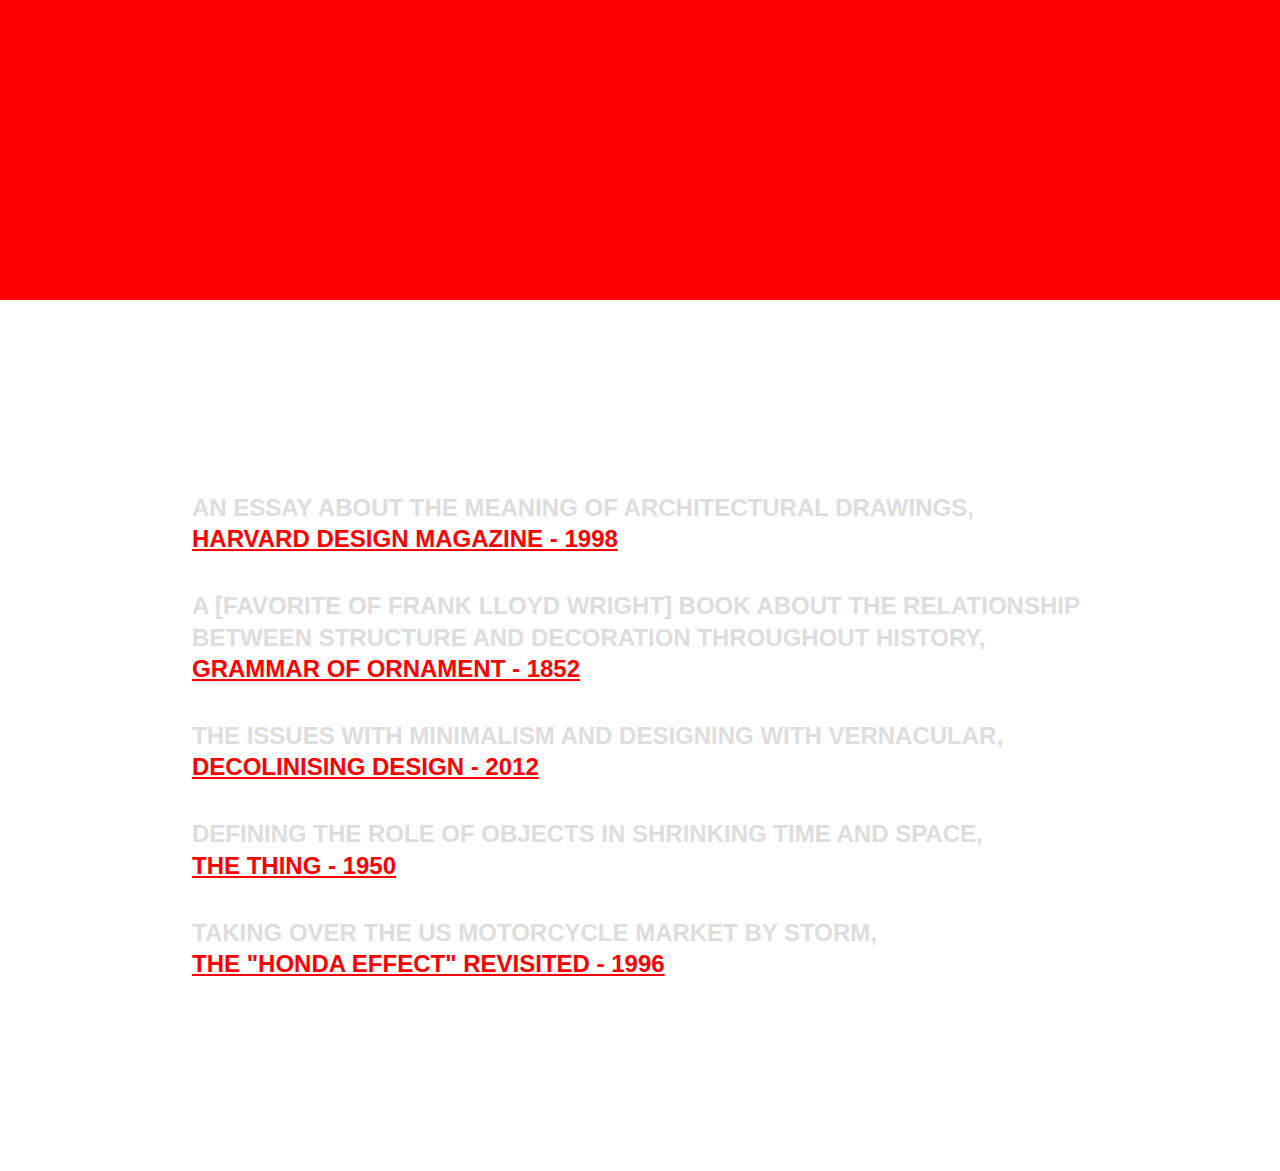
<file: index.html>
<!DOCTYPE html>
<html>
<title>NOT FOR DISTRIBUTION</title>
	<link rel="stylesheet" href="nfdStyles.css">
	<meta name="viewport" content="width=device-width, initial-scale=1">
</head>
<body>
	<div class="frontPageList">
		<!-- LIST ITEM --><!-- LIST ITEM --><!-- LIST ITEM --><!-- LIST ITEM --><!-- LIST ITEM -->
		<p>
			An essay about the meaning of architectural drawings,<br> <a href="https://drive.google.com/file/d/1-0JfBLt1G2AZdByV_6bP63w14RZI0qLG/view?usp=sharing">Harvard Design Magazine - 1998</a> </p>
		<!-- LIST ITEM --><!-- LIST ITEM --><!-- LIST ITEM --><!-- LIST ITEM --><!-- LIST ITEM -->
		 <p> A [favorite of Frank Lloyd Wright] book about the relationship between structure and decoration throughout history,
			<br><a href="https://drive.google.com/file/d/1FI1qX553uqdmOfhMxUYADhUQ0CAqmN_c/view?usp=sharing">Grammar of Ornament - 1852</a>
		</p>
		<!-- LIST ITEM --><!-- LIST ITEM --><!-- LIST ITEM --><!-- LIST ITEM --><!-- LIST ITEM -->
		<p> The issues with minimalism and designing with vernacular,<br>
			<a href="https://drive.google.com/open?id=1d4zQBU5FWSqFRc6OPDQDMwXgN4GEiKRH">Decolinising Design - 2012</a>
		</p>
		<!-- LIST ITEM --><!-- LIST ITEM --><!-- LIST ITEM --><!-- LIST ITEM --><!-- LIST ITEM -->
		<p> Defining the role of objects in shrinking time and space,<br>
			<a href="https://drive.google.com/file/d/1gipK6I8Kau7ooJ3uI8rWug6eINVRbWvg/view">The Thing - 1950</a>
		</p>
		<!-- LIST ITEM --><!-- LIST ITEM --><!-- LIST ITEM --><!-- LIST ITEM --><!-- LIST ITEM -->
		<p> Taking over the US motorcycle market by storm,<br>
			<a href="https://drive.google.com/file/d/1gipK6I8Kau7ooJ3uI8rWug6eINVRbWvg/view">The "Honda Effect" Revisited - 1996</a>
		</p>
	</div>
</body>
</file>
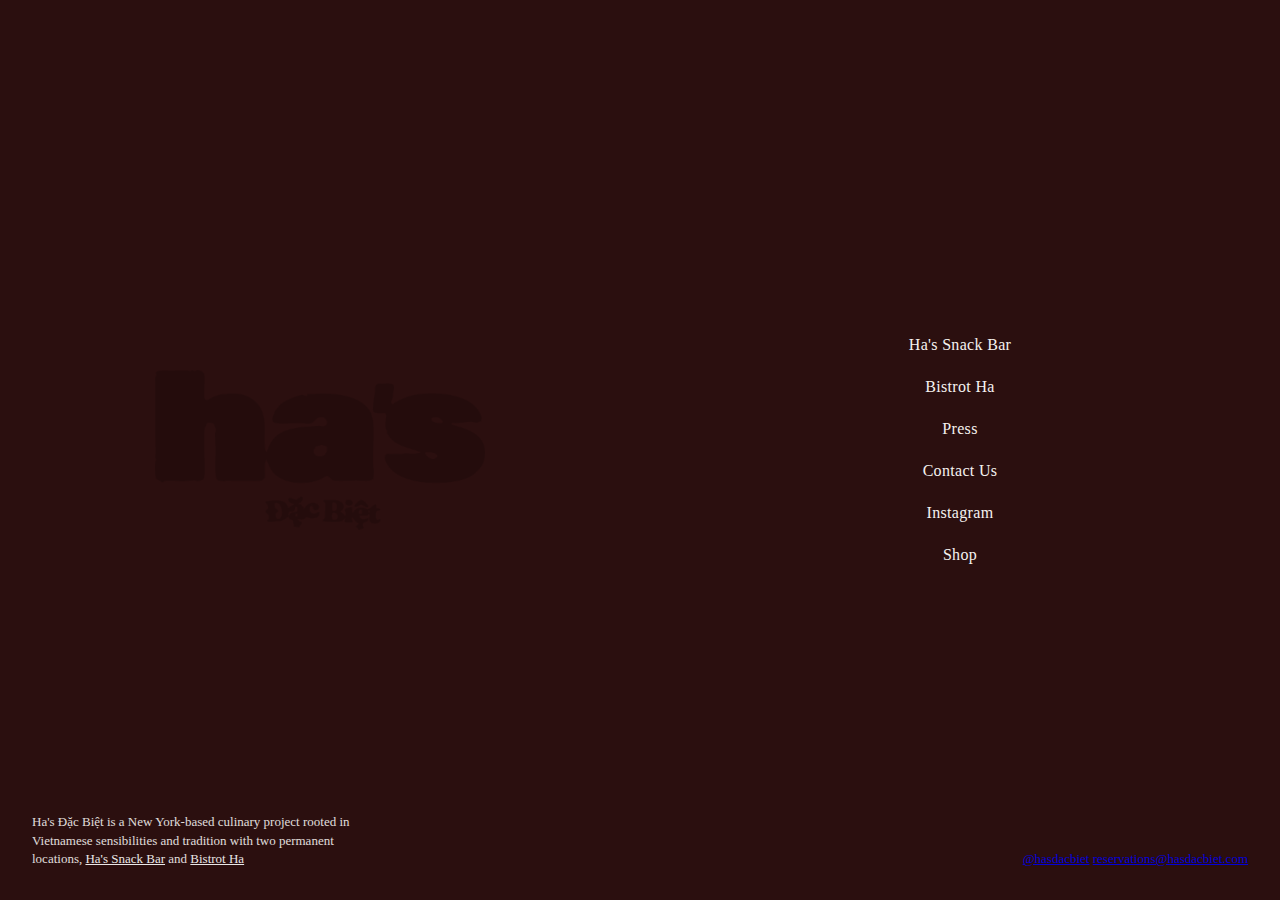
<file: hasdacbiet.my-folder/index.html>
<!DOCTYPE html>
<html>
<head>
	<title>Has Dac Biet</title>
	<link rel="stylesheet" href="styles.css">
	<link rel="shortcut icon" href="icon.png">
	<meta name="viewport" content="width=device-width, initial-scale=1">
	<meta name="description" content="NYC Culinary Experience rooted in Vietnamese sensiblities and tradition">
	<meta name="keywords" content="Ha's Dac Biet, Vietnamese Food, NYC Restaurant, NYC, NY, Ha's Snack Bar, Bistrot Ha">
	<link rel="shortcut icon" href="">
</head>

<body>
	<div class="split">
		<!-- left panel -->
		<section class="panel left">
			<div class="center">
				<img src="hdb-logo.png" alt="Has Dac Biet Logo">
			</div>
			<div class="corner bottom-left">
				<!-- <h2>Ha's Dac Biet</h2> -->
				<p class="description">Ha's Đặc Biệt is a New York-based culinary project rooted in Vietnamese sensibilities and tradition with two permanent locations, <a href="https://resy.com/cities/new-york-ny/venues/has-snack-bar?seats=2">Ha's Snack Bar</a> and <a href="https://resy.com/cities/new-york-ny/venues/bistrot-ha?date=2026-01-16&seats=2">Bistrot Ha</a></p>
			</div>
		</section>
		<!-- right panel -->
		<section class="panel right">
			<div class="center nav">
			      <a href="https://resy.com/cities/new-york-ny/venues/has-snack-bar?seats=2">Ha's Snack Bar</a>
			      <a href="https://resy.com/cities/new-york-ny/venues/bistrot-ha?date=2026-01-16&seats=2">Bistrot Ha</a>
			      <a href="https://www.nytimes.com/2025/03/11/dining/has-snack-bar-review.html">Press</a>
			      <a href="mailto:reservations@hasdacbiet.com">Contact Us</a>
			      <a href="https://www.instagram.com/has_dac_biet/?hl=en">Instagram</a>
			      <a href="https://hasdacbiet.square.site/product/ha-s-snack-bar-hat/166">Shop</a>
			</div>
			<div class="corner bottom-right">
					<a href="https://www.instagram.com/has_dac_biet/?hl=en">@hasdacbiet</a>
			        <a href="mailto:reservations@hasdacbiet.com">reservations@hasdacbiet.com</a>
			</div>
		</section>
	</div>
	 <!-- MOBILE SINGLE PANEL -->
  <main class="panel mobile-only mobile">
    <img class="bg-word mobile-bg" src="hdb-logo.png" alt="Has Dac Biet Logo"> 
    <nav class="nav mobile-nav" aria-label="Primary">
      <a href="https://resy.com/cities/new-york-ny/venues/has-snack-bar?seats=2">Ha's Snack Bar</a>
      <a href="https://resy.com/cities/new-york-ny/venues/bistrot-ha?date=2026-01-16&seats=2">Bistrot Ha</a>
      <a href="https://www.nytimes.com/2025/03/11/dining/has-snack-bar-review.html">Press</a>
      <a href="mailto:reservations@hasdacbiet.com">Contact Us</a>
      <a href="https://www.instagram.com/has_dac_biet/?hl=en">Instagram</a>
      <a href="https://hasdacbiet.square.site/product/ha-s-snack-bar-hat/166">Shop</a>
    </nav>

    <footer class="mobile-footer">
      <!-- <h2>Ha’s Dac Biet</h2> -->
      <p>
        Ha’s Đặc Biệt is a New York-based culinary project rooted in Vietnamese
        sensibilities and tradition with two permanent locations, Ha’s Snack Bar
        and Bistrot Ha
      </p>

      <div class="mobile-meta">
        <!-- <a href="https://www.instagram.com/has_dac_biet/?hl=en">@hasdacbiet</a>
        <a href="mailto:reservations@hasdacbiet.com">reservations@hasdacbiet.com</a> -->
      </div>
    </footer>
  </main>
</body>
</html>
</file>
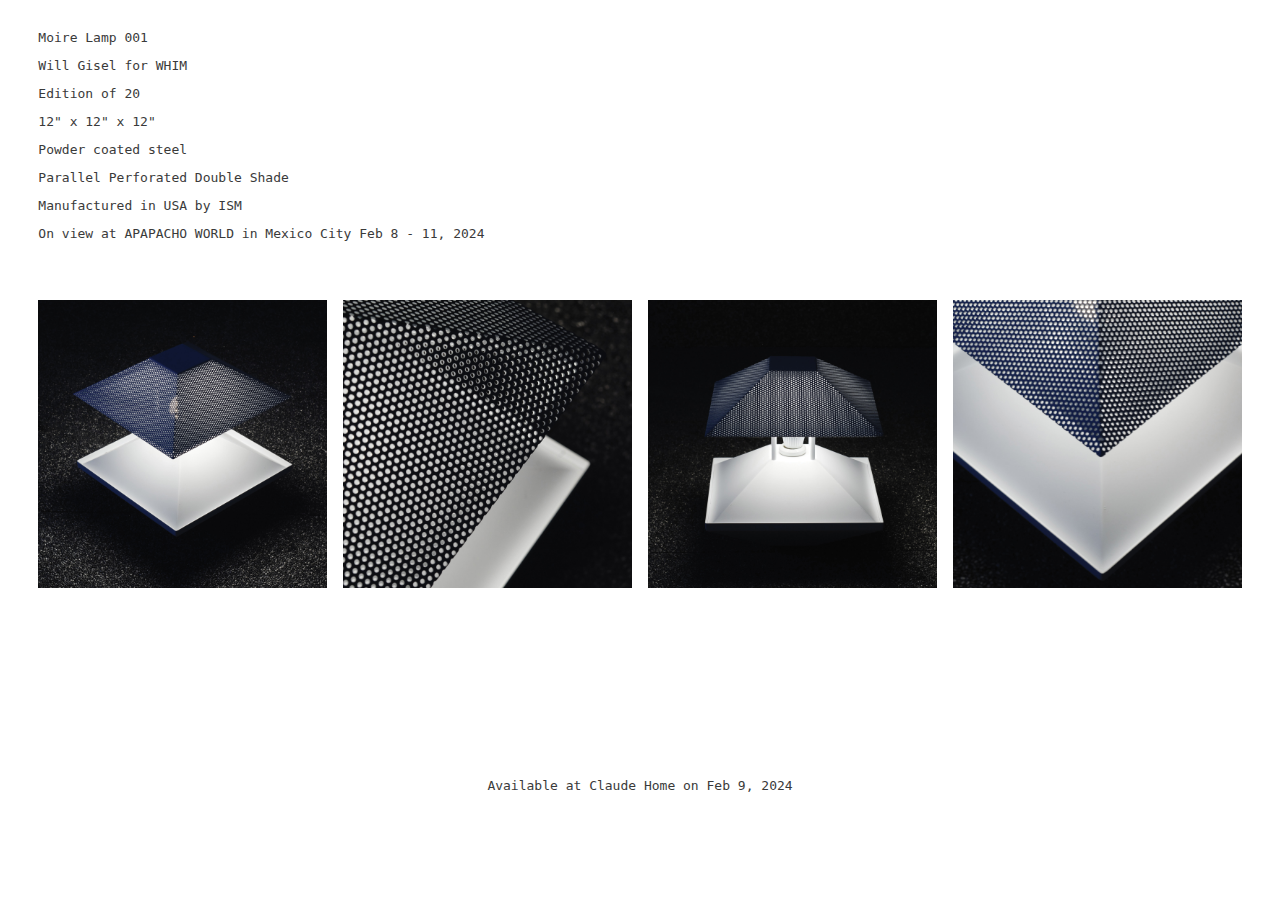
<file: lamp/index.html>
<!DOCTYPE html>
<html>
<head>
	<title>Moire Lamp 001</title>
	<link rel="stylesheet" href="styles.css">
	<link rel="shortcut icon" href="icon.png">
	<meta name="viewport" content="width=device-width, initial-scale=1">
	<meta name="description" content="Elite Digital Product Design">
	<meta name="keywords" content="Steel, Lamp, Trapezoid, Moire, Effect, Perf, Perforated, Powder Coat, White, Moire Effect USA, America">
	<link rel="shortcut icon" href="">
</head>

<body>
	<section>
		<p> Moire Lamp 001 </p>
		<p> Will Gisel for WHIM</p>
		<p> Edition of 20 </p>
		<p> 12" x 12" x 12" </p>
		<p> Powder coated steel </p>
		<p> Parallel Perforated Double Shade </p>
		<p> Manufactured in USA by ISM </p>
		<p> On view at <a href="https://www.instagram.com/apapacho.world/">APAPACHO WORLD</a> in Mexico City Feb 8 - 11, 2024 </p>
		<br>
	</section>
	<div class="gallery">
		<div class="galleryContainer">
		<img src="2.jpg">
		<img src="5.jpg">
		<img src="8.jpg">
		<img src="4.jpg">
		


		</div>
	</div>

	<p class="shop"> Available at <a href="https://claudehome.com">Claude Home</a> on Feb 9, 2024</p>
</body>
</file>
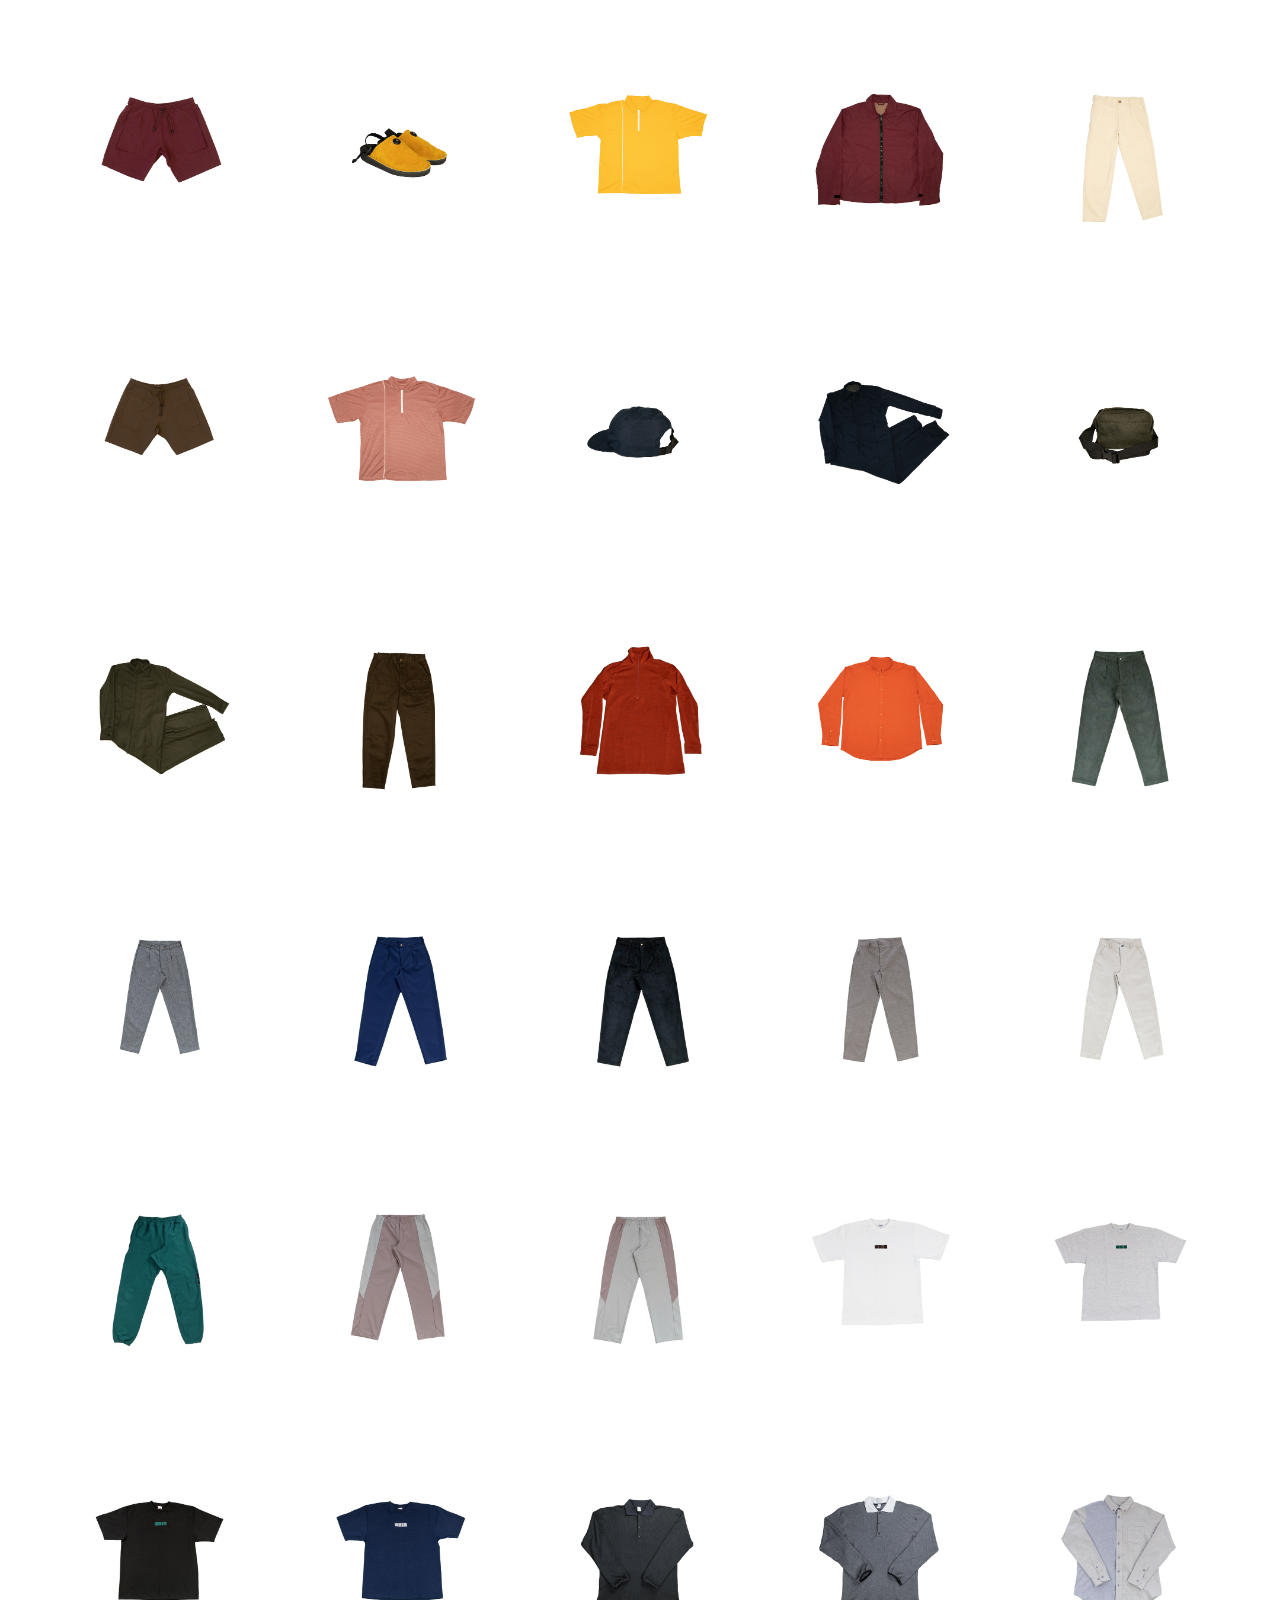
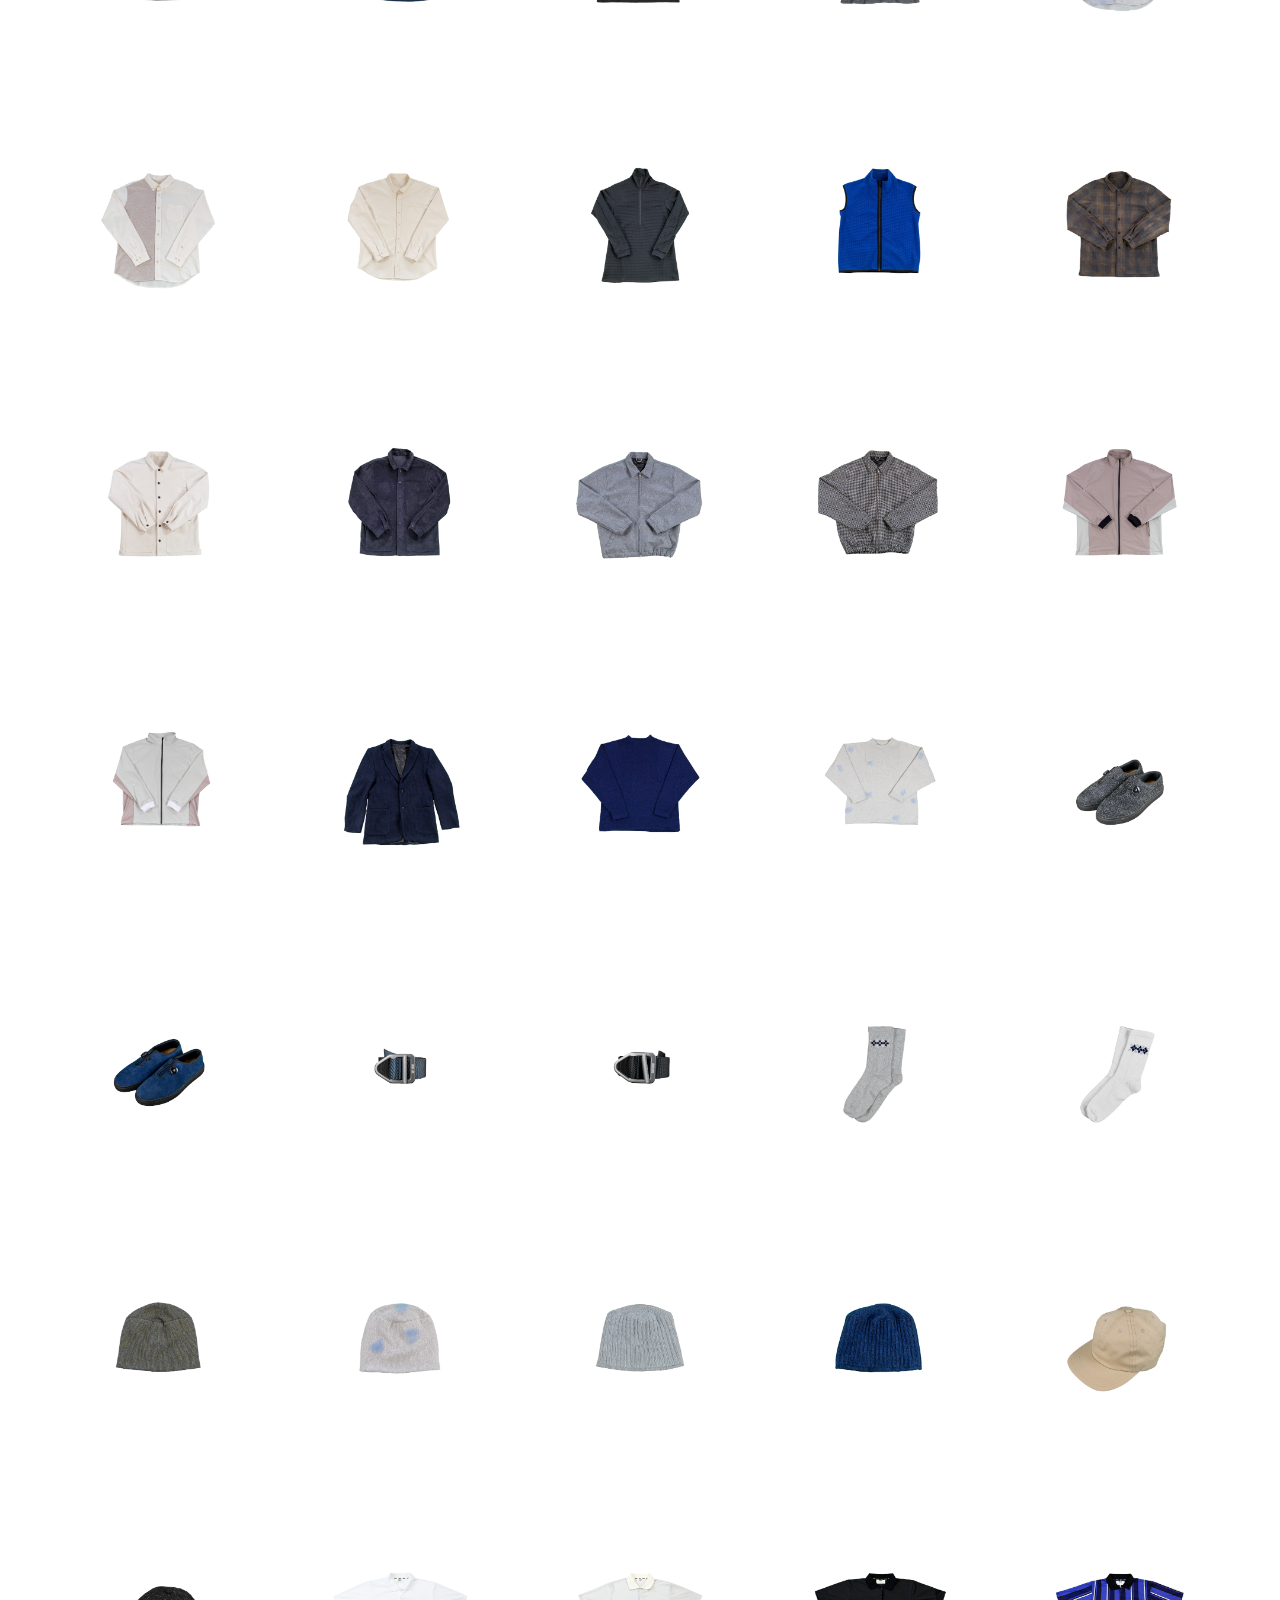
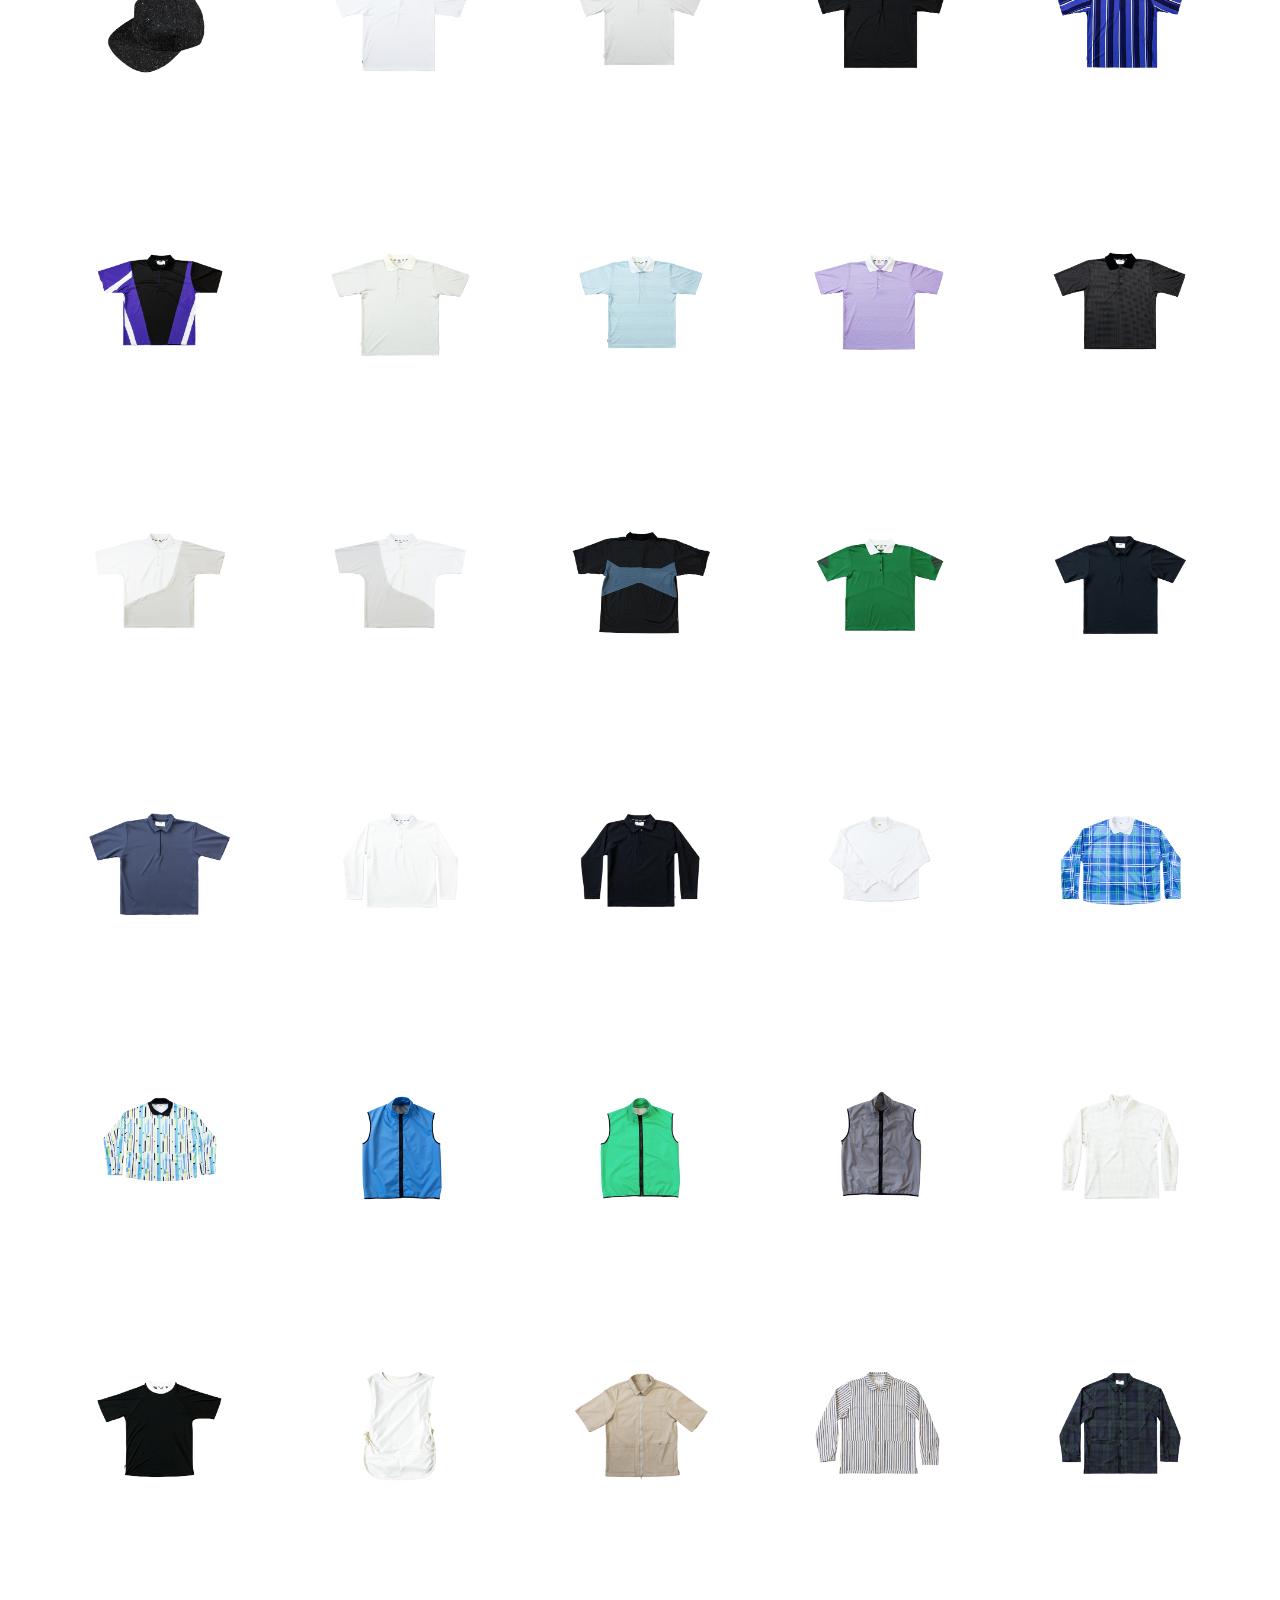
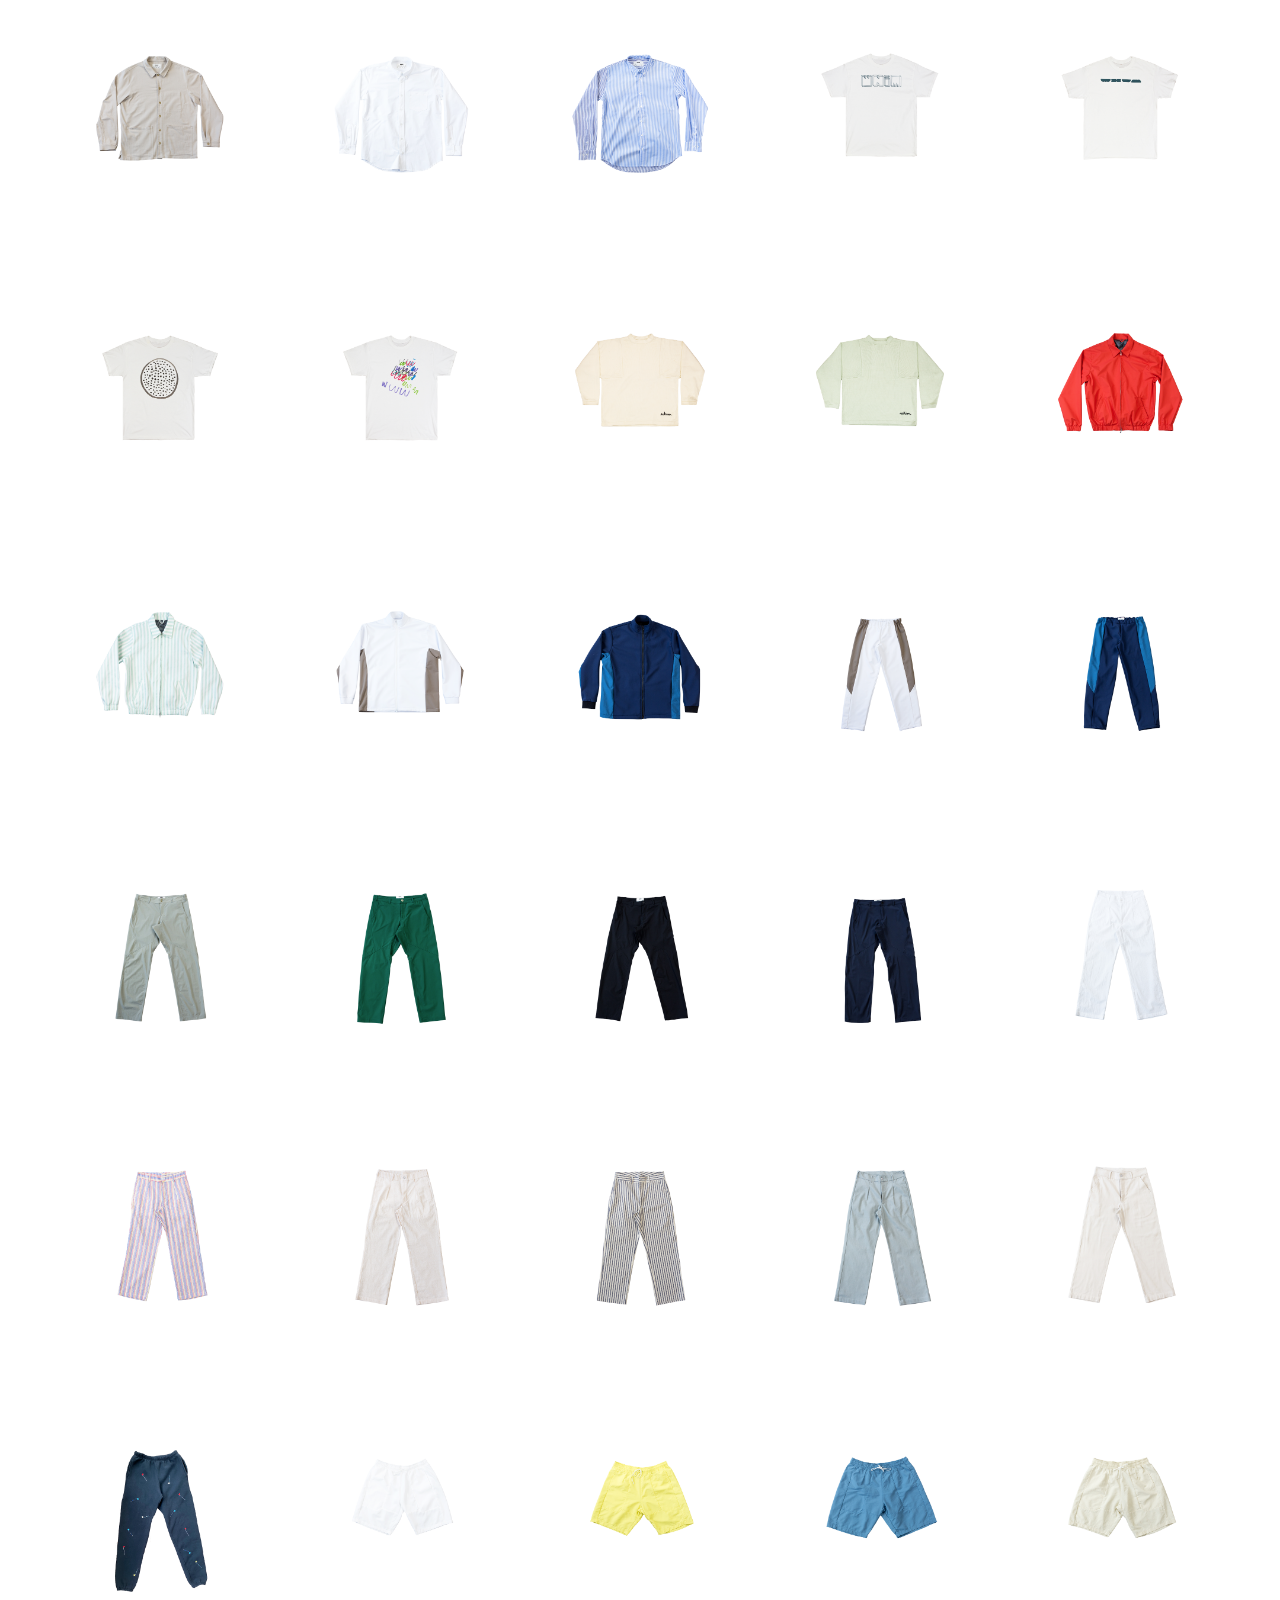
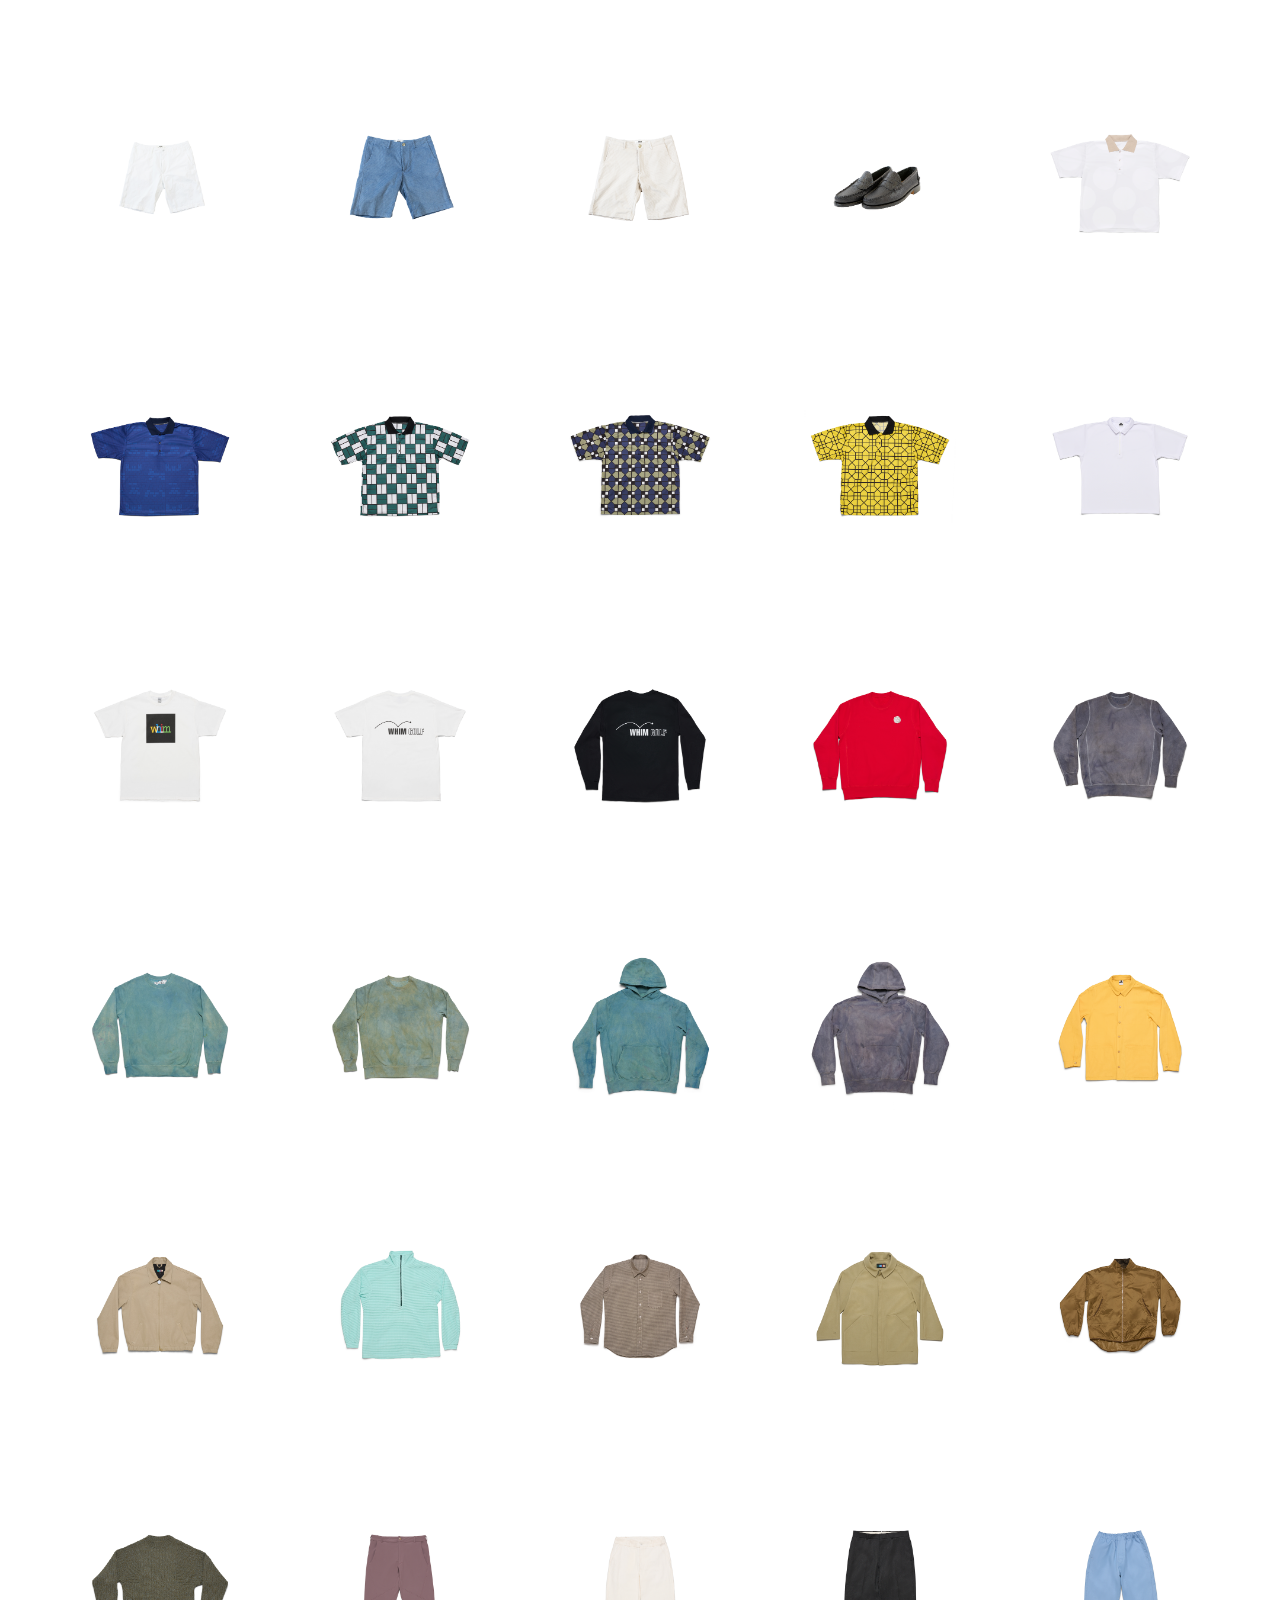
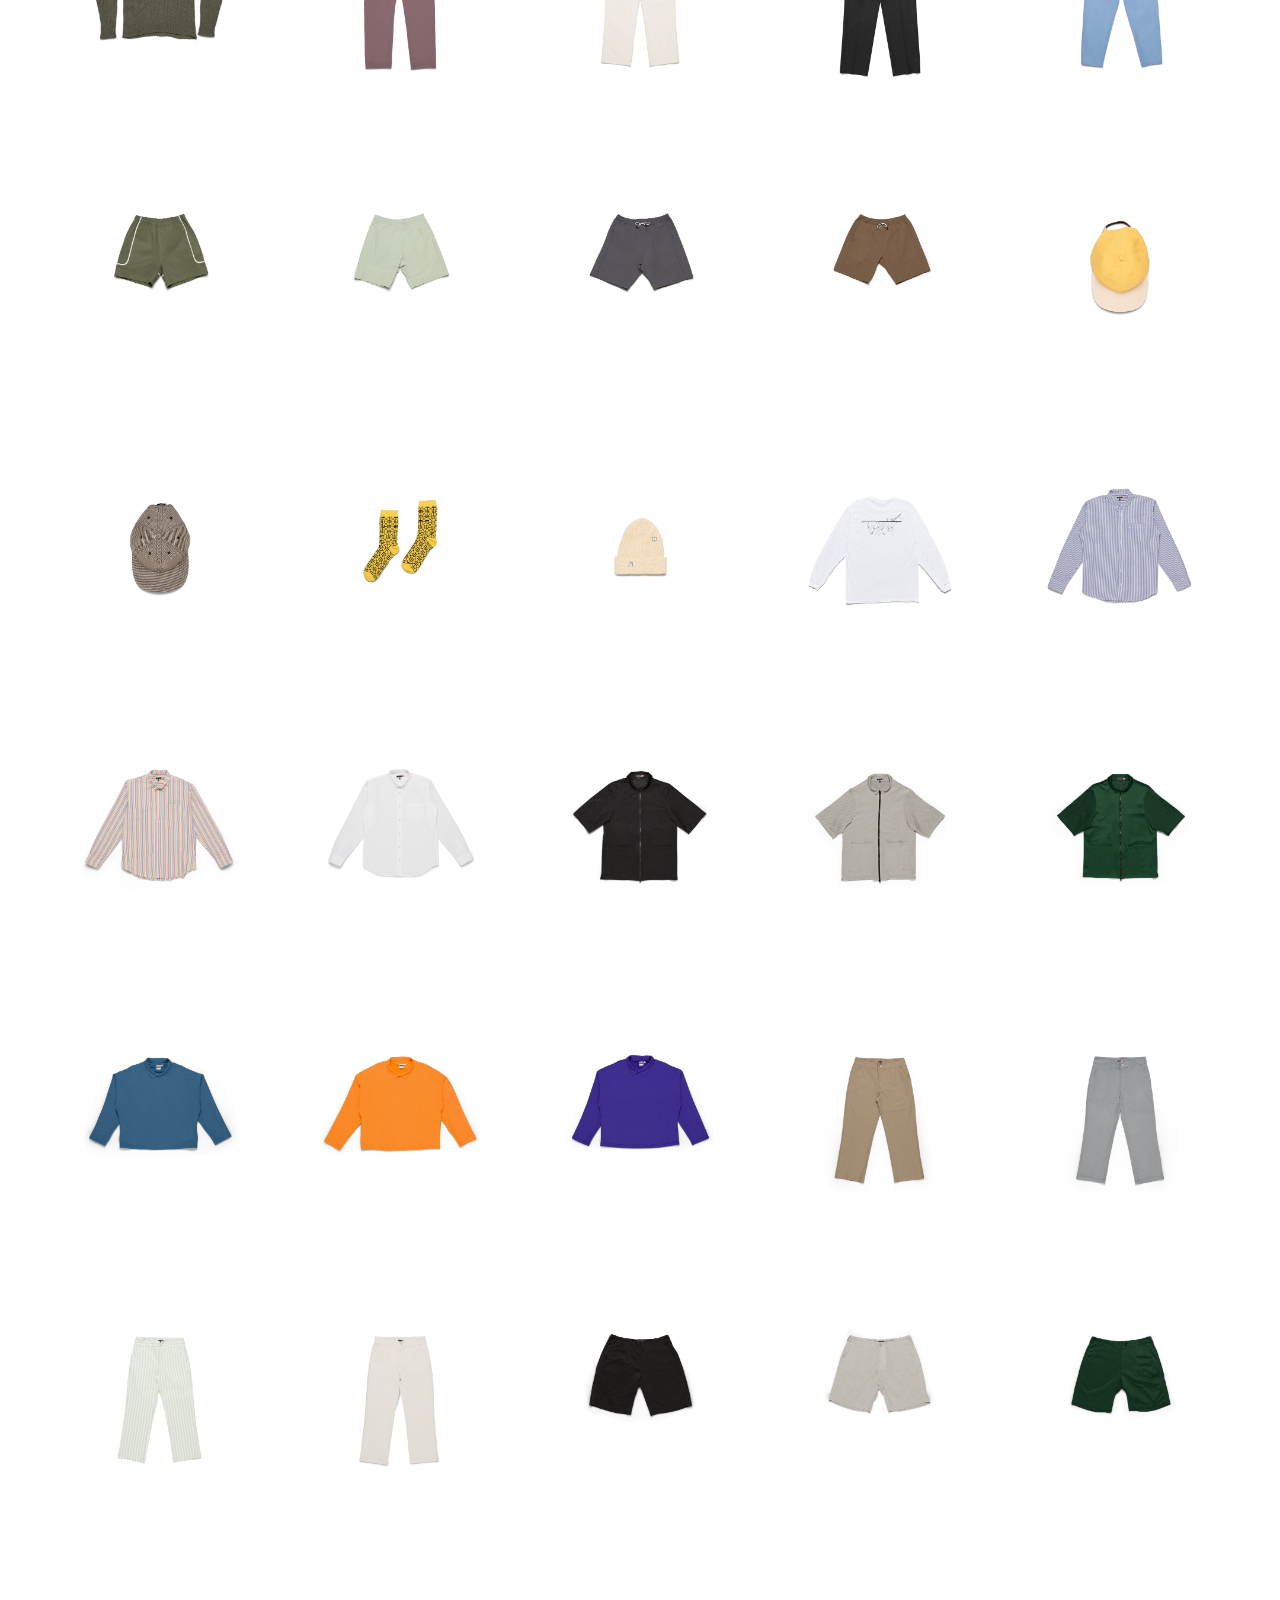
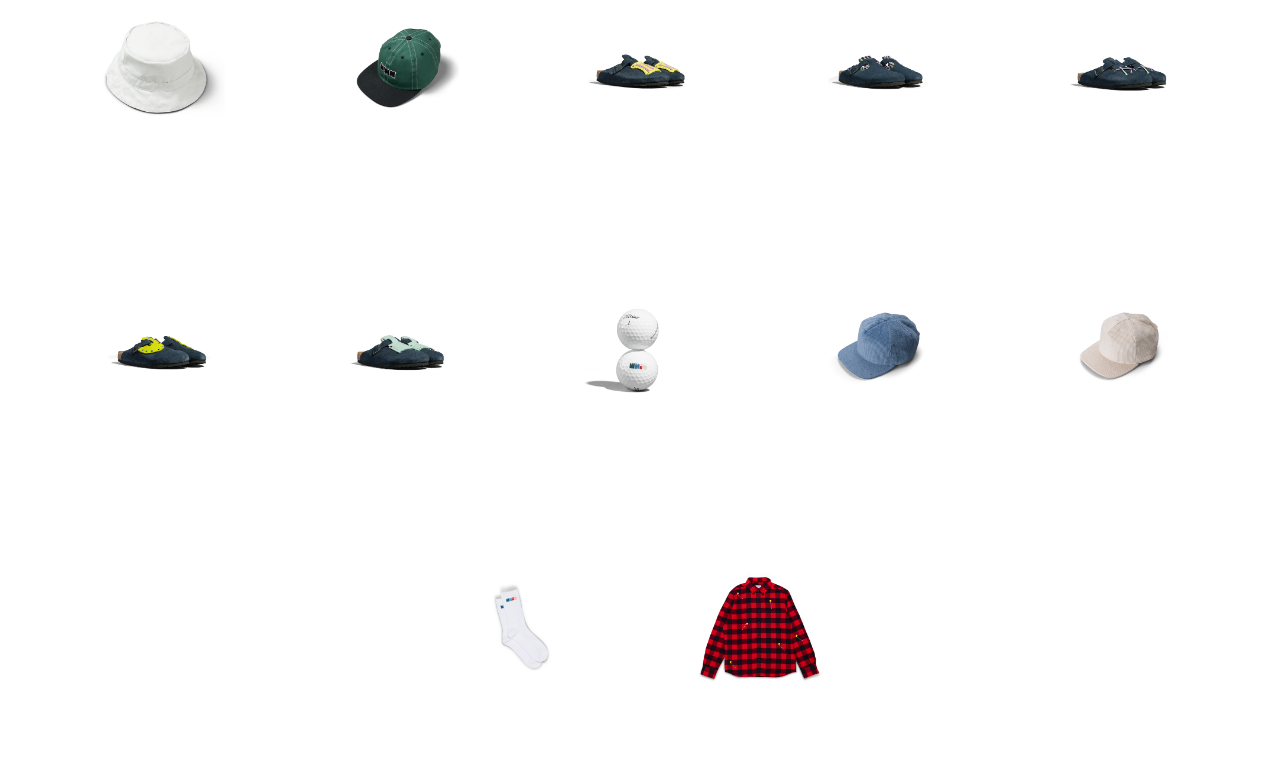
<file: whimgolf-product-archive.html>
<!DOCTYPE html>
<html>
<head>
	<title>Whim Golf Product Archive</title>
	<link rel="stylesheet" href="archiveStyles.css">
	<meta name="viewport" content="width=device-width, initial-scale=1">
	<meta name="description" content="Will Gisel designs software - idea to development">
	<meta name="keywords" content="UX, Ui, iOS, Android, User Experience, Interaction, Will Gisel, Chicago, Design, Mobile, App">

	<link rel="shortcut icon" href="whim-icon.png">
</head>

<body>
  <div class="intro">
  <!--   <img src="ss22-cover.png">
    <img src="ss22-lead.png">
  </div>
	<a href="https://www.dropbox.com/sh/vcagnm5fwr4xwf1/AABOryKIjQhOPjXhVOfCOl0ia?dl=0&mc_cid=6f227f81f9&mc_eid=UNIQID">View Full Look Book and Line Sheet
	</a> -->
  <section class="gallery">
    <img src="1.png">
    <img src="2.png">
    <img src="3.png">
    <img src="4.png">
    <img src="5.png">
    <img src="6.png">
    <img src="7.png">
    <img src="8.png">
    <img src="9.png">
    <img src="10.png">
    <img src="11.png">
    <img src="13.png">
    <img src="14.png">
    <img src="15.png">
    <img src="16.png">
    <img src="17.png">
    <img src="18.png">
    <img src="19.png">
    <img src="20.png">
    <img src="21.png">
    <img src="22.png">
    <img src="23.png">
    <img src="24.png">
    <img src="25.png">
    <img src="26.png">
    <img src="27.png">
    <img src="28.png">
    <img src="29.png">
    <img src="30.png">
    <img src="31.png">
    <img src="32.png">
    <img src="33.png">
    <img src="34.png">
    <img src="35.png">
    <img src="36.png">
    <img src="37.png">
    <img src="38.png">
    <img src="39.png">
    <img src="40.png">
    <img src="41.png">
    <img src="42.png">
    <img src="43.png">
    <img src="44.png">
    <img src="45.png">
    <img src="46.png">
    <img src="47.png">
    <img src="48.png">
    <img src="50.png">
    <img src="52.png">
    <img src="53.png">
    <img src="54.png">
    <img src="55.png">
    <img src="56.png">
    <img src="57.png">
    <img src="58.png">
    <img src="59.png">
    <img src="61.png">
    <img src="62.png">
    <img src="63.png">
    <img src="64.png">
    <img src="65.png">
    <img src="66.png">
    <img src="67.png">
    <img src="68.png">
    <img src="69.png">
    <img src="70.png">
    <img src="71.png">
    <img src="72.png">
    <img src="73.png">
    <img src="74.png">
    <img src="75.png">
    <img src="76.png">
    <img src="77.png">
    <img src="78.png">
    <img src="79.png">
    <img src="80.png">
    <img src="81.png">
    <img src="82.png">
    <img src="83.png">
    <img src="84.png">
    <img src="85.png">
    <img src="86.png">
    <img src="87.png">
    <img src="88.png">
    <img src="90.png">
    <img src="91.png">
    <img src="92.png">
    <img src="93.png">
    <img src="94.png">
    <img src="95.png">
    <img src="96.png">
    <img src="97.png">
    <img src="98.png">
    <img src="99.png">
    <img src="100.png">
    <img src="101.png">
    <img src="102.png">
    <img src="103.png">
    <img src="104.png">
    <img src="105.png">
    <img src="106.png">
    <img src="107.png">
    <img src="108.png">
    <img src="109.png">
    <img src="110.png">
    <img src="111.png">
    <img src="112.png">
    <img src="113.png">
    <img src="114.png">
    <img src="115.png">
    <img src="116.png">
    <img src="117.png">
    <img src="118.png">
    <img src="119.png">
    <img src="120.png">
    <img src="121.png">
    <img src="122.png">
    <img src="123.png">
    <img src="124.png">
    <img src="125.png">
    <img src="126.png">
    <img src="127.png">
    <img src="128.png">
    <img src="129.png">
    <img src="130.png">
    <img src="131.png">
    <img src="132.png">
    <img src="133.png">
    <img src="134.png">
    <img src="135.png">
    <img src="136.png">
    <img src="137.png">
    <img src="138.png">
    <img src="139.png">
    <img src="140.png">
    <img src="141.png">
    <img src="142.png">
    <img src="145.png">
    <img src="146.png">
    <img src="147.png">
    <img src="148.png">
    <img src="149.png">
    <img src="150.png">
    <img src="151.png">
    <img src="152.png">
    <img src="153.png">
    <img src="155.png">
    <img src="156.png">
    <img src="157.png">
    <img src="158.png">
    <img src="159.png">
    <img src="160.png">
    <img src="161.png">
    <img src="162.png">
    <img src="163.png">
    <img src="164.png">
    <img src="165.png">
    <img src="166.png">
    <img src="167.png">
    <img src="168.png">
    <img src="169.png">
    <img src="170.png">
    <img src="171.png">
    <img src="172.png">
    <img src="173.png">
    <img src="174.png">
    <img src="175.png">
    <img src="176.png">
    <img src="177.png">
    <img src="178.png">
    <img src="179.png">
    <img src="180.png">
    <img src="181.png">
    <img src="182.png">
    <img src="183.png">
    <img src="184.png">
    <img src="185.png">
    <img src="186.png">
    <img src="187.png">
    <img src="188.png">
    <img src="189.png">
    <img src="190.png">
  </section>
</body>
</file>
<file: nfdStyles.css>
html {
  font-size: 24px;
  font-family: "Helvetica Neue", Helvetica, Serif;
}

p {
    display: block;
    -webkit-margin-before: 0em;
    -webkit-margin-after: 0em;
    -webkit-margin-start: 0px;
    -webkit-margin-end: 0px;
}

body {
  border-top: 300px solid red;
  margin: 0px;
}

.frontPageList {
	margin: 8rem;
}

.frontPageList p {
	font-size: 1rem;
	line-height: 1.3rem;
	font-weight: bolder;
	text-transform: uppercase;
	color: #ddd;
  margin-bottom: 1.5rem;
}

.frontPageList a {
	font-size: 1rem;
	line-height: 1.3rem;
	font-weight: bolder;
	text-transform: uppercase;
	color: red;
}

.frontPageList p:hover {
	color:#3a3a3a;
}

.frontPageList a:hover {
	color: blue;
	font-kerning: 1px;
}

#note {
  font-size: 12px;
  color: #333;
  font-variant: normal;
  text-transform: none;
}

@media (max-width: 480px){
  .frontPageList {
  	margin: 2rem;
  }
  #note {
    font-size: 12px;
    line-height: 15px;
    color: #333;
    font-variant: normal;
    text-transform: none;
  }
}
</file>
<file: lamp/styles.css>
html {
font-family: sans-serif;
font-family: monospace;
}

p {
	color: #3a3a3a;
}

a {
	color: #3a3a3a;
	text-decoration: none;
}


a:hover {
	color: blue;
}

section {
	margin: 2.4% 0% 0% 2.4%;
	display: block;
}

.gallery {
	display: block;
	margin: 2.4%;
}

.galleryContainer {
	display: flex;
	justify-content: space-between;
}

.gallery img {
/*	margin: 0 auto;*/
	text-align: center;
	justify-content: space-between;
	max-width: 24%;
}

.shop {
	text-align: center;
	margin-top: 15%;
}


/*mobile ish sizes*/
@media (max-width: 480px){
	section {
		margin: 12.5% auto;
		text-align: center;
	}

	.galleryContainer {
		display: block;
		margin: 0 auto;
	}

	.gallery img {
		max-width: 88%;	
		display: block;
		margin: 7.5% auto;
	}

	.gallery {
	display: block;
	margin: 0;
}

	.shop {
		margin-bottom: 15%;
	}
}
</file>
<file: archiveStyles.css>
section {
  margin: 20px;
}

.intro img {
  display: block;
  max-width: 100%;
  margin-bottom: 20px;
}

.tie {
  max-height: 150px;
}

.gallery {
  display: flex;
  flex-direction: row;
  flex-wrap: wrap;
  flex-basis: 20%;
  justify-content: center;
  align-items: center;
  margin: 0 auto;
  flex
}

.gallery img {
  max-width: 160px;
  min-width: 159px;
  margin: 40px;
}

.outfit {
  display: flex;
  flex-direction: row;
  flex-wrap: nowrap;
  flex-basis: 20%;
  justify-content: center;
  align-items: center;
  display: block;
  margin: 0 auto;
}

a {
  background-color: #222;
  color: white;
  display: block;
  margin: 25px auto 100px auto;
  width: 300px;
  padding: 12px 16px;
  font-size: 16px;
  line-height: 16px;
  border: none;
  text-align: center;
}

a:hover {
  background-color: blue;
  text-decoration: underline;
}
</file>
<file: hasdacbiet.my-folder/styles.css>
/* RESET */
* {
  box-sizing: border-box;
}

html, body {
  height: 100%;
  margin: 0;
}

/* Show desktop layout by default */
.mobile-only { display: none; }


/* SPLIT SCREEN */
.split {
  display: flex;
  height: 100vh;
}

/* EACH HALF */
.panel {
  flex: 1;
  position: relative;
  background: #2b0f0f; /* deep burgundy */
  color: #f5f2ef;
}

/* CENTERED CONTENT */
.center {
  height: 100%;
  display: flex;
  align-items: center;
  justify-content: center;
  text-align: center;
}

/* NAV STACK */
.nav {
  flex-direction: column;
  gap: 24px;
}

.center img {
	width: 330px;
	opacity: 14%;
}

.nav a {
  color: inherit;
  text-decoration: none;
  font-size: 16px;
  letter-spacing: 0.02em;
}

.nav a:hover {
	text-decoration: underline;
}

/* CORNER CONTENT */
.corner {
  position: absolute;
  max-width: 320px;
  font-size: 13px;
  line-height: 1.4;
  opacity: 0.9;
}

.bottom-left a {
	color: white;
}

.bottom-left h2 {
	margin: 0 0 8px;
}

.bottom-left p {
	margin: 0;
}

.bottom-left a:hover {
	color: yellow;
}

.bottom-left {
  bottom: 32px;
  left: 32px;
}

.bottom-right {
  bottom: 32px;
  right: 32px;
  text-align: right;
}

.bottom-right p {
	margin: 0;
}

/* TYPE TWEAKS */
h1 {
  font-size: 120px;
  opacity: 0.15;
  margin: 0;
}

h2 {
  margin: 0 0 8px 0;
  font-size: 14px;
  font-weight: 600;
}

@media (max-width: 768px) {

  /* switch layouts */
  .split { display: none; }
  .mobile-only { display: flex; }

  /* mobile panel takes full screen */
  .mobile {
    position: relative;
    height: 100vh;
    padding: 28px 22px;
    display: flex;
    flex-direction: column;
    overflow: hidden;
    background: #2b0f0f;
    color: #f5f2ef;
  }

  /* background logo behind the nav */
  .mobile-bg {
    position: absolute;
    left: 50%;
    top: 55%;
    transform: translate(-50%, -50%);
    width: 520px;          /* tweak until it matches your mock */
    max-width: 140%;
    opacity: 0.10;
    pointer-events: none;
    z-index: 0;
  }

  /* centered nav */
  .mobile-nav {
    flex: 1;               /* take the middle space */
    display: flex;
    flex-direction: column;
    align-items: center;
    justify-content: center;
    gap: 34px;             /* spacing like your screenshot */
    z-index: 1;
  }

  .mobile-nav a {
    color: inherit;
    text-decoration: none;
    font-size: 22px;       /* bigger on mobile */
    letter-spacing: 0.02em;
  }

  .mobile-nav a:hover {
    text-decoration: underline;
  }

  /* footer pinned to bottom */
  .mobile-footer {
    margin-top: auto;      /* pushes footer to bottom */
    z-index: 1;
  }

  .mobile-footer h2 {
    margin: 0 0 10px 0;
    font-size: 24px;
    font-weight: 600;
  }

  .mobile-footer p {
    margin: 0 0 18px 0;
    font-size: 14px;
    line-height: 1.55;
    opacity: 0.75;
    max-width: 42ch;       /* keeps it like your mock */
  }

  /* bottom row: handle left, email right */
  .mobile-meta {
    display: flex;
    justify-content: space-between;
    gap: 16px;
    font-size: 14px;
    opacity: 0.85;
  }

  .mobile-meta span {
    white-space: nowrap;
  }
}
</file>
